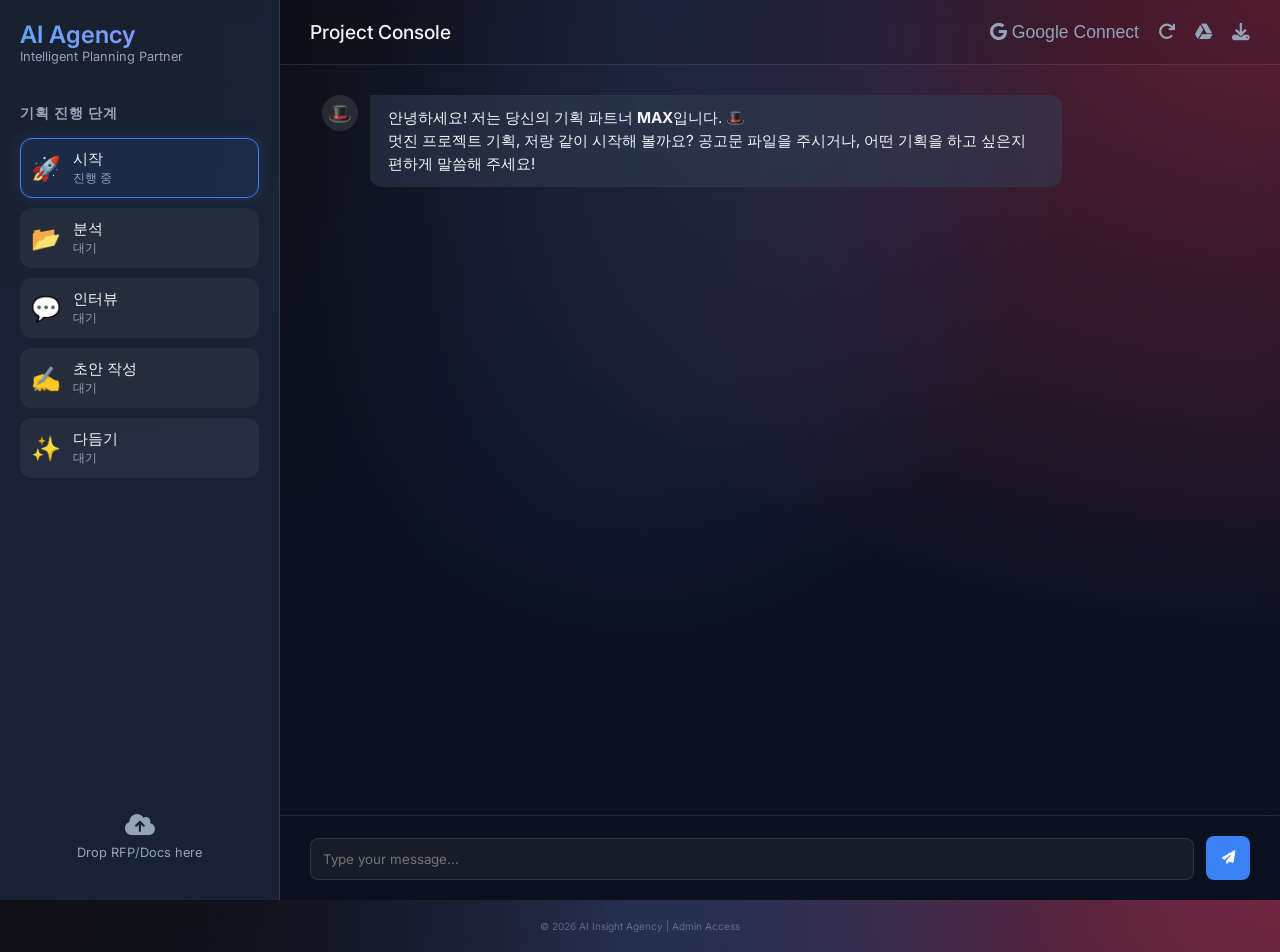
<file: index.html>
<!DOCTYPE html>
<html lang="ko">

<head>
    <meta charset="UTF-8">
    <meta name="viewport" content="width=device-width, initial-scale=1.0">
    <title>AI Insight Agency</title>
    <link rel="stylesheet" href="css/style.css">
    <link rel="stylesheet" href="https://cdnjs.cloudflare.com/ajax/libs/font-awesome/6.4.0/css/all.min.css">
    <link href="https://fonts.googleapis.com/css2?family=Inter:wght@300;400;500;600&display=swap" rel="stylesheet">
</head>

<body>
    <div class="app-container">
        <!-- Sidebar: Agent Status -->
        <aside class="sidebar">
            <div class="logo-area">
                <h1>AI Agency</h1>
                <p>Intelligent Planning Partner</p>
            </div>

            <div class="agent-status-panel">
                <h3>기획 진행 단계</h3>
                <ul class="agent-list">
                    <li class="agent-item active" id="step-setup">
                        <span class="icon">🚀</span>
                        <div class="info">
                            <span class="name">시작</span>
                            <span class="status">진행 중</span>
                        </div>
                    </li>
                    <li class="agent-item" id="step-analysis">
                        <span class="icon">📂</span>
                        <div class="info">
                            <span class="name">분석</span>
                            <span class="status">대기</span>
                        </div>
                    </li>
                    <li class="agent-item" id="step-interview">
                        <span class="icon">💬</span>
                        <div class="info">
                            <span class="name">인터뷰</span>
                            <span class="status">대기</span>
                        </div>
                    </li>
                    <li class="agent-item" id="step-drafting">
                        <span class="icon">✍️</span>
                        <div class="info">
                            <span class="name">초안 작성</span>
                            <span class="status">대기</span>
                        </div>
                    </li>
                    <li class="agent-item" id="step-refinement">
                        <span class="icon">✨</span>
                        <div class="info">
                            <span class="name">다듬기</span>
                            <span class="status">대기</span>
                        </div>
                    </li>
                </ul>
            </div>

            <div class="file-drop-zone" id="drop-zone">
                <i class="fas fa-cloud-upload-alt"></i>
                <p>Drop RFP/Docs here</p>
                <input type="file" id="file-input" hidden>
            </div>
        </aside>

        <!-- Main Chat Area -->
        <main class="chat-interface">
            <header class="chat-header">
                <h2>Project Console</h2>
                <div class="header-actions">
                    <button id="btn-login" title="Connect Google Drive"><i class="fab fa-google"></i> Google
                        Connect</button>
                    <button id="btn-reset" title="Reset Session"><i class="fas fa-redo"></i></button>
                    <button id="btn-save" title="Save to Drive"><i class="fab fa-google-drive"></i></button>
                    <button id="btn-download" title="Download Markdown"><i class="fas fa-download"></i></button>
                </div>
            </header>

            <div class="chat-history" id="chat-history">
                <!-- Messages will appear here -->
                <div class="message system">
                    <div class="avatar">🎩</div>
                    <div class="content">
                        <p>안녕하세요! 저는 당신의 기획 파트너 <strong>MAX</strong>입니다. 🎩<br>
                            멋진 프로젝트 기획, 저랑 같이 시작해 볼까요? 공고문 파일을 주시거나, 어떤 기획을 하고 싶은지 편하게 말씀해 주세요!</p>
                    </div>
                </div>
            </div>

            <div class="input-area">
                <textarea id="user-input" placeholder="Type your message..." rows="1"></textarea>
                <button id="btn-send"><i class="fas fa-paper-plane"></i></button>
            </div>
        </main>
    </div>

    <!-- Upload Progress Overlay -->
    <div id="upload-overlay" class="upload-overlay" style="display: none;">
        <div class="progress-box">
            <h3>Uploading to Drive... 📂</h3>
            <div class="progress-bar">
                <div id="progress-fill" class="fill" style="width: 0%;"></div>
            </div>
            <p id="progress-text">0%</p>
        </div>
    </div>

    <footer style="text-align: center; padding: 20px; opacity: 0.3; font-size: 10px;">
        © 2026 AI Insight Agency | <a href="admin.html" style="color: inherit; text-decoration: none;">Admin Access</a>
    </footer>

    <!-- Scripts -->
    <script type="module" src="config.js"></script>
    <!-- Placeholder for agent logic -->
    <script type="module" src="js/agent-system.js"></script>
    <script type="module" src="js/main.js"></script>
</body>

</html>
</file>
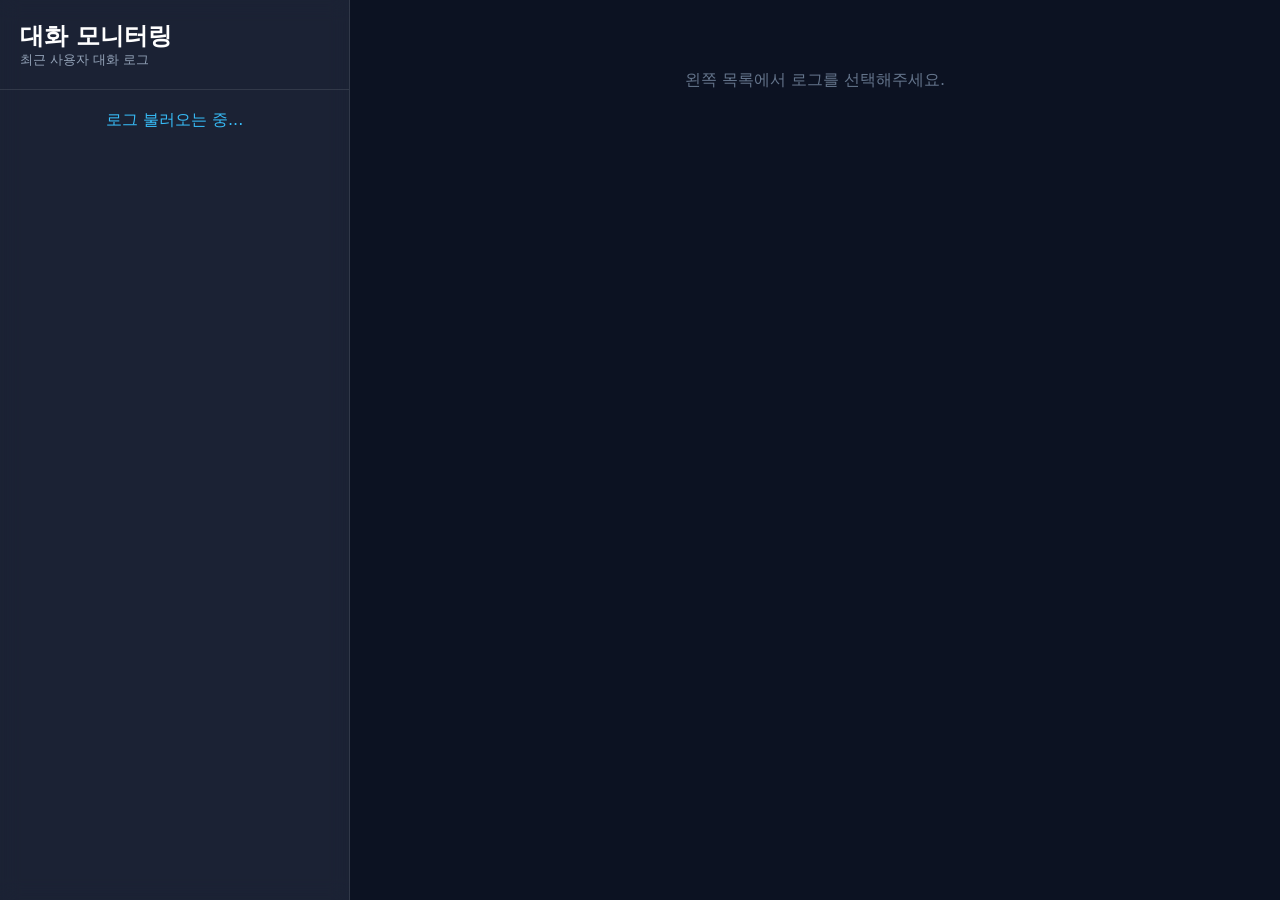
<file: admin.html>
<!DOCTYPE html>
<html lang="ko">

<head>
    <meta charset="UTF-8">
    <meta name="viewport" content="width=device-width, initial-scale=1.0">
    <title>관리자 대시보드 | AI Insight Agency</title>
    <link rel="stylesheet" href="css/style.css">
    <script type="module" src="config.js"></script>
    <style>
        :root {
            --bg-dark: #0f172a;
            --glass: rgba(255, 255, 255, 0.05);
            --accent: #38bdf8;
        }

        body {
            background: var(--bg-dark);
            color: white;
            display: flex;
            height: 100vh;
            overflow: hidden;
            font-family: 'Inter', system-ui, sans-serif;
        }

        .admin-sidebar {
            width: 350px;
            background: var(--glass);
            border-right: 1px solid rgba(255, 255, 255, 0.1);
            display: flex;
            flex-direction: column;
            backdrop-filter: blur(10px);
        }

        .header {
            padding: 20px;
            border-bottom: 1px solid rgba(255, 255, 255, 0.1);
        }

        .log-list {
            flex: 1;
            overflow-y: auto;
            padding: 10px;
        }

        .log-item {
            padding: 15px;
            margin-bottom: 10px;
            background: rgba(255, 255, 255, 0.03);
            border-radius: 8px;
            cursor: pointer;
            transition: 0.2s;
            border: 1px solid transparent;
        }

        .log-item:hover {
            background: rgba(255, 255, 255, 0.08);
        }

        .log-item.active {
            border-color: var(--accent);
            background: rgba(56, 189, 248, 0.1);
        }

        .log-name {
            font-weight: 600;
            margin-bottom: 5px;
            font-size: 0.9em;
        }

        .log-date {
            font-size: 0.75em;
            color: #94a3b8;
        }

        .main-content {
            flex: 1;
            display: flex;
            flex-direction: column;
            padding: 20px;
            overflow-y: auto;
            background: rgba(0, 0, 0, 0.2);
        }

        .summary-box {
            background: linear-gradient(135deg, rgba(56, 189, 248, 0.1), rgba(0, 0, 0, 0));
            border: 1px solid rgba(56, 189, 248, 0.2);
            padding: 20px;
            border-radius: 12px;
            margin-bottom: 20px;
            display: none;
        }

        .chat-view {
            display: flex;
            flex-direction: column;
            gap: 15px;
        }

        .message {
            max-width: 80%;
            padding: 12px 18px;
            border-radius: 15px;
            line-height: 1.5;
            font-size: 0.95em;
        }

        .user {
            align-self: flex-end;
            background: var(--accent);
            color: #0f172a;
            font-weight: 500;
        }

        .model {
            align-self: flex-start;
            background: rgba(255, 255, 255, 0.05);
            border: 1px solid rgba(255, 255, 255, 0.1);
        }

        .btn-summary {
            background: var(--accent);
            color: #0f172a;
            border: none;
            padding: 10px 20px;
            border-radius: 8px;
            font-weight: 600;
            cursor: pointer;
            margin-bottom: 20px;
            display: none;
        }

        #loading {
            text-align: center;
            padding: 20px;
            color: var(--accent);
        }
    </style>
</head>

<body>
    <div class="admin-sidebar">
        <div class="header">
            <h2>대화 모니터링</h2>
            <p style="font-size: 0.8em; color: #94a3b8;">최근 사용자 대화 로그</p>
        </div>
        <div id="loading">로그 불러오는 중...</div>
        <div class="log-list" id="logList"></div>
    </div>

    <div class="main-content" id="mainContent">
        <button id="summaryBtn" class="btn-summary">✨ AI 대화 요약하기</button>
        <div id="summaryResult" class="summary-box"></div>
        <div class="chat-view" id="chatView">
            <div style="text-align: center; color: #64748b; margin-top: 50px;">
                왼쪽 목록에서 로그를 선택해주세요.
            </div>
        </div>
    </div>

    <script type="module" src="js/admin.js"></script>
</body>

</html>
</file>
<file: css/style.css>
:root {
    --bg-color: #0f172a;
    --sidebar-bg: rgba(30, 41, 59, 0.7);
    --chat-bg: rgba(15, 23, 42, 0.8);
    --glass-border: 1px solid rgba(255, 255, 255, 0.1);
    --accent-color: #3b82f6;
    --text-primary: #f1f5f9;
    --text-secondary: #94a3b8;
    --message-user-bg: #3b82f6;
    --message-ai-bg: rgba(51, 65, 85, 0.5);
}

* {
    box-sizing: border-box;
    margin: 0;
    padding: 0;
}

body {
    font-family: 'Inter', sans-serif;
    background-color: var(--bg-color);
    background-image:
        radial-gradient(at 0% 0%, hsla(253, 16%, 7%, 1) 0, transparent 50%),
        radial-gradient(at 50% 0%, hsla(225, 39%, 30%, 1) 0, transparent 50%),
        radial-gradient(at 100% 0%, hsla(339, 49%, 30%, 1) 0, transparent 50%);
    color: var(--text-primary);
    height: 100vh;
    overflow: hidden;
}

.app-container {
    display: flex;
    height: 100vh;
    width: 100vw;
    backdrop-filter: blur(10px);
}

/* Sidebar */
.sidebar {
    width: 280px;
    background: var(--sidebar-bg);
    border-right: var(--glass-border);
    display: flex;
    flex-direction: column;
    padding: 20px;
}

.logo-area {
    margin-bottom: 40px;
}

.logo-area h1 {
    font-weight: 600;
    font-size: 1.5rem;
    background: linear-gradient(to right, #60a5fa, #a78bfa);
    -webkit-background-clip: text;
    background-clip: text;
    -webkit-text-fill-color: transparent;
}

.logo-area p {
    font-size: 0.8rem;
    color: var(--text-secondary);
}

.agent-status-panel h3 {
    font-size: 0.9rem;
    color: var(--text-secondary);
    text-transform: uppercase;
    letter-spacing: 1px;
    margin-bottom: 15px;
}

.agent-list {
    list-style: none;
}

.agent-item {
    display: flex;
    align-items: center;
    padding: 10px;
    margin-bottom: 10px;
    background: rgba(255, 255, 255, 0.05);
    border-radius: 12px;
    transition: all 0.3s ease;
    border: 1px solid transparent;
}

.agent-item.active {
    background: rgba(59, 130, 246, 0.1);
    border-color: var(--accent-color);
    box-shadow: 0 0 15px rgba(59, 130, 246, 0.2);
}

.agent-item .icon {
    font-size: 1.5rem;
    margin-right: 12px;
}

.agent-item .info {
    display: flex;
    flex-direction: column;
}

.agent-item .name {
    font-weight: 500;
    font-size: 0.95rem;
}

.agent-item .status {
    font-size: 0.75rem;
    color: var(--text-secondary);
}

.file-drop-zone {
    margin-top: auto;
    border: 2px dashed var(--glass-border);
    border-radius: 12px;
    padding: 20px;
    text-align: center;
    cursor: pointer;
    transition: all 0.3s ease;
}

.file-drop-zone:hover {
    border-color: var(--accent-color);
    background: rgba(59, 130, 246, 0.05);
}

.file-drop-zone i {
    font-size: 1.5rem;
    color: var(--text-secondary);
    margin-bottom: 8px;
}

.file-drop-zone p {
    font-size: 0.8rem;
    color: var(--text-secondary);
}

/* Upload Progress Overlay */
.upload-overlay {
    position: fixed;
    top: 0;
    left: 0;
    width: 100%;
    height: 100%;
    background: rgba(0, 0, 0, 0.7);
    display: flex;
    justify-content: center;
    align-items: center;
    z-index: 1000;
    backdrop-filter: blur(5px);
}

.progress-box {
    background: rgba(255, 255, 255, 0.1);
    padding: 2rem;
    border-radius: 16px;
    border: 1px solid rgba(255, 255, 255, 0.2);
    text-align: center;
    width: 300px;
}

.progress-bar {
    width: 100%;
    height: 10px;
    background: rgba(255, 255, 255, 0.1);
    border-radius: 5px;
    margin: 1rem 0;
    overflow: hidden;
}

.progress-bar .fill {
    height: 100%;
    background: var(--accent-color);
    transition: width 0.3s ease;
}

/* Chat Interface */
.chat-interface {
    flex: 1;
    display: flex;
    flex-direction: column;
    background: rgba(0, 0, 0, 0.2);
}

.chat-header {
    padding: 20px 30px;
    border-bottom: var(--glass-border);
    display: flex;
    justify-content: space-between;
    align-items: center;
    background: rgba(0, 0, 0, 0.1);
}

.chat-header h2 {
    font-size: 1.2rem;
    font-weight: 500;
}

.header-actions button {
    background: transparent;
    border: none;
    color: var(--text-secondary);
    cursor: pointer;
    margin-left: 15px;
    font-size: 1.1rem;
    transition: color 0.3s;
}

.header-actions button:hover {
    color: var(--text-primary);
}

.chat-history {
    flex: 1;
    padding: 30px;
    overflow-y: auto;
    display: flex;
    flex-direction: column;
    gap: 20px;
}

.message {
    display: flex;
    max-width: 80%;
    align-items: flex-start;
}

.message.user {
    align-self: flex-end;
    flex-direction: row-reverse;
}

.message.system {
    align-self: flex-start;
}

.message .avatar {
    width: 36px;
    height: 36px;
    border-radius: 50%;
    background: rgba(255, 255, 255, 0.1);
    display: flex;
    align-items: center;
    justify-content: center;
    font-size: 1.2rem;
    margin: 0 12px;
    flex-shrink: 0;
}

.message .content {
    background: var(--message-ai-bg);
    padding: 12px 18px;
    border-radius: 12px;
    border-top-left-radius: 2px;
    line-height: 1.5;
    font-size: 0.95rem;
}

.message.user .content {
    background: var(--message-user-bg);
    border-radius: 12px;
    border-top-right-radius: 2px;
}

/* Input Area */
.input-area {
    padding: 20px 30px;
    display: flex;
    align-items: flex-end;
    background: rgba(0, 0, 0, 0.1);
    border-top: var(--glass-border);
}

#user-input {
    flex: 1;
    background: rgba(255, 255, 255, 0.05);
    border: 1px solid rgba(255, 255, 255, 0.1);
    border-radius: 8px;
    padding: 12px;
    color: var(--text-primary);
    font-family: inherit;
    resize: none;
    outline: none;
    max-height: 150px;
}

#user-input:focus {
    border-color: var(--accent-color);
}

#btn-send {
    background: var(--accent-color);
    border: none;
    width: 44px;
    height: 44px;
    border-radius: 8px;
    margin-left: 12px;
    cursor: pointer;
    color: white;
    display: flex;
    align-items: center;
    justify-content: center;
    transition: background 0.3s;
}

#btn-send:hover {
    background: #2563eb;
}

/* Scrollbar */
::-webkit-scrollbar {
    width: 8px;
}

::-webkit-scrollbar-track {
    background: transparent;
}

::-webkit-scrollbar-thumb {
    background: rgba(255, 255, 255, 0.1);
    border-radius: 4px;
}

::-webkit-scrollbar-thumb:hover {
    background: rgba(255, 255, 255, 0.2);
}
</file>
